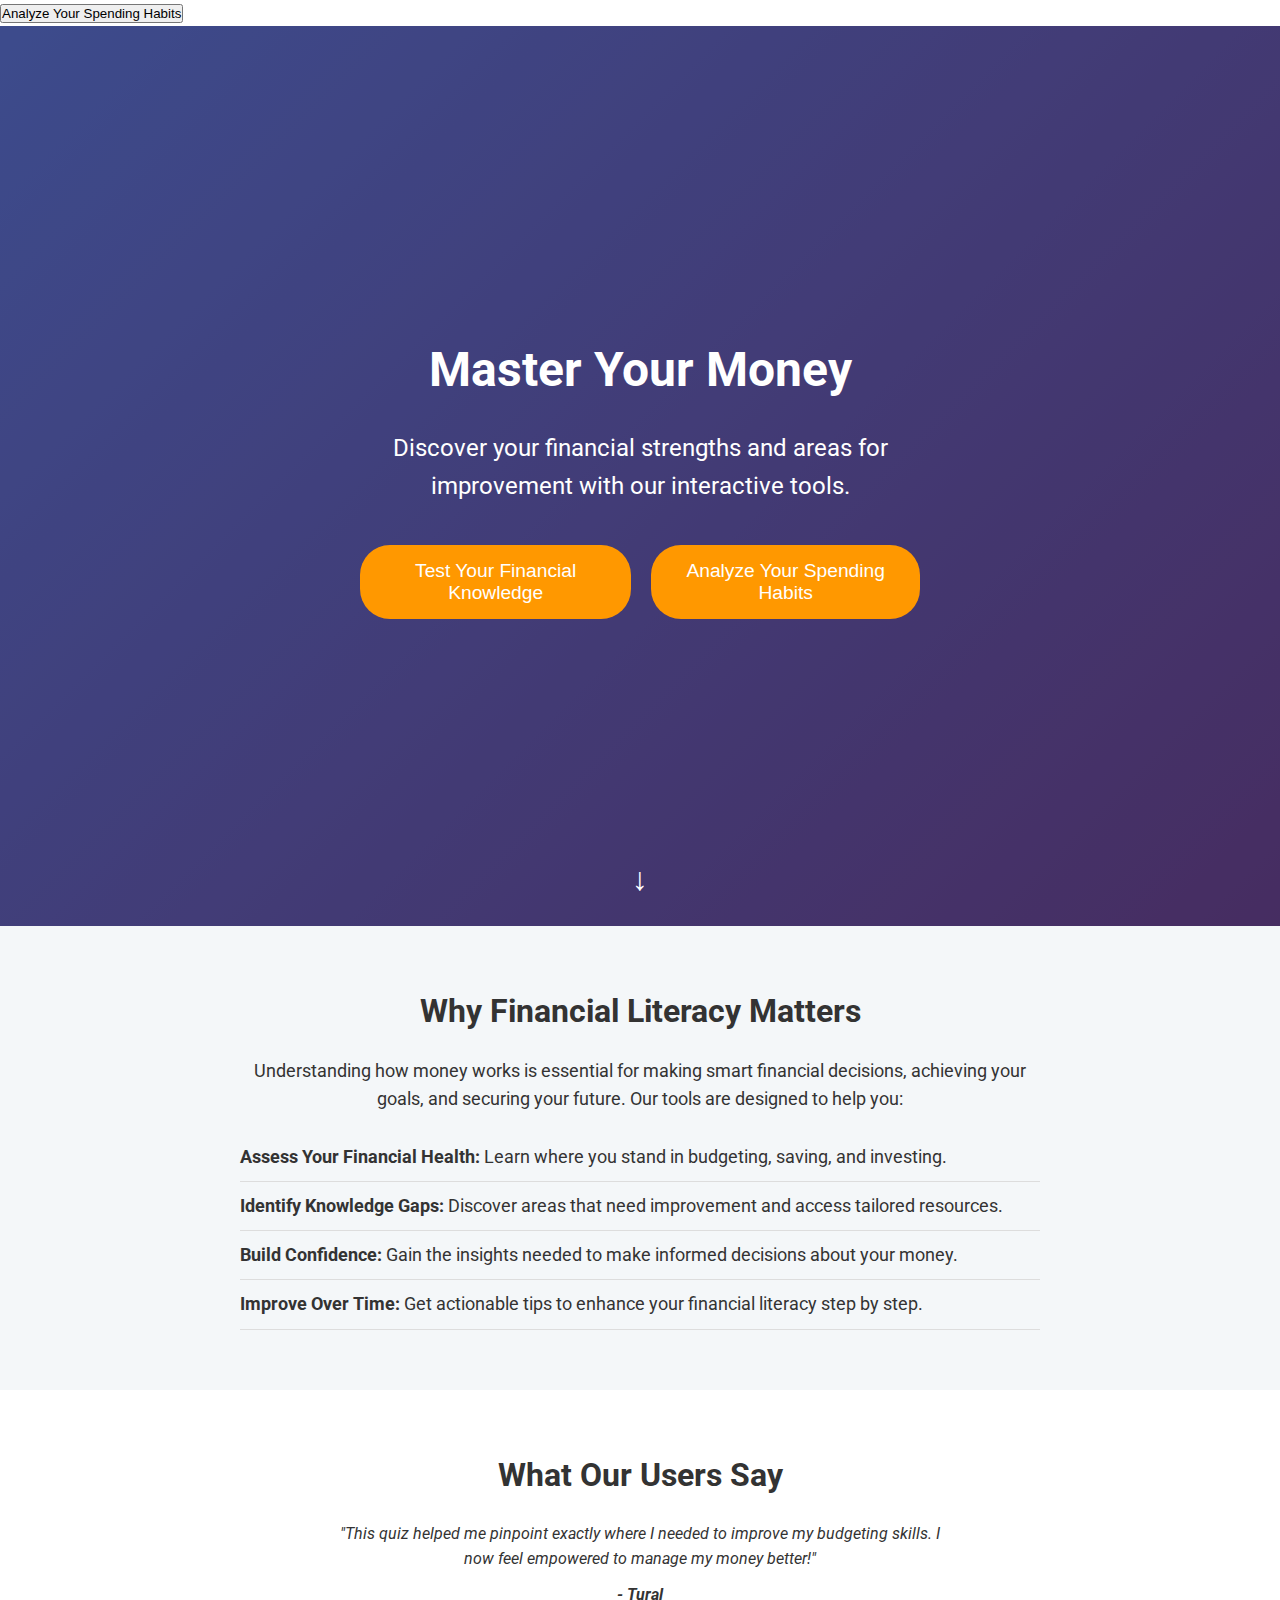
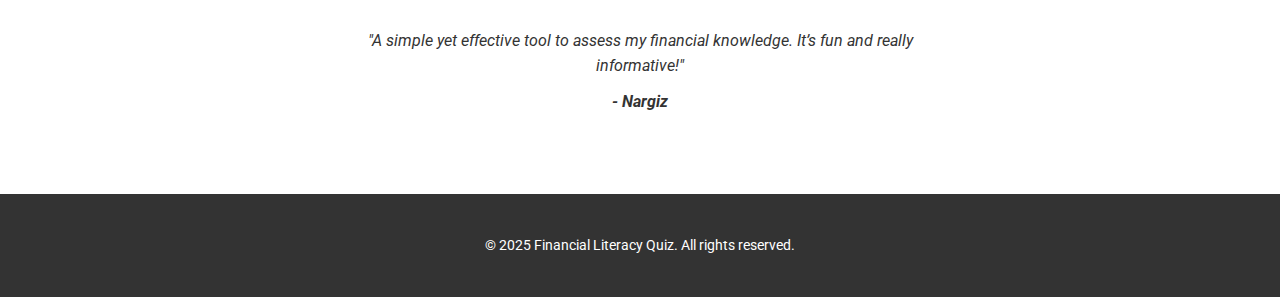
<file: index.html>
<!DOCTYPE html>
<html lang="en">
<head>
  <meta charset="UTF-8" />
  <meta name="viewport" content="width=device-width, initial-scale=1" />
  <title>Financial Literacy Quiz - Home</title>
  <link rel="stylesheet" href="home.css" />
</head>
<body>

  <button onclick="location.href='self-assessment.html'">Analyze Your Spending Habits</button>

  <!-- Hero Section -->
  <div class="hero">
    <div class="overlay"></div>
    <div class="hero-content">
      <h1>Master Your Money</h1>
      <p>Discover your financial strengths and areas for improvement with our interactive tools.</p>
      <!-- Two clear call-to-action buttons -->
      <div class="button-group">
        <!-- <button><a href="exam.html">Test Your Financial Knowledge</a></button> -->
        <!-- <button><a href="self-assessment.html">Analyze Your Spending Habits</a></button> -->
        <button onclick="location.href='exam.html'">Test Your Financial Knowledge</button>
        <button onclick="location.href='self-assessment.html'">Analyze Your Spending Habits</button>
      </div>
    </div>
    <!-- Scroll Indicator -->
    <div class="scroll-indicator">
      <span class="arrow">&#x2193;</span>
    </div>
  </div>

  <!-- Information Section -->
  <section class="info-section">
    <div class="container">
      <h2>Why Financial Literacy Matters</h2>
      <p>Understanding how money works is essential for making smart financial decisions, achieving your goals, and securing your future. Our tools are designed to help you:</p>
      <ul>
        <li><strong>Assess Your Financial Health:</strong> Learn where you stand in budgeting, saving, and investing.</li>
        <li><strong>Identify Knowledge Gaps:</strong> Discover areas that need improvement and access tailored resources.</li>
        <li><strong>Build Confidence:</strong> Gain the insights needed to make informed decisions about your money.</li>
        <li><strong>Improve Over Time:</strong> Get actionable tips to enhance your financial literacy step by step.</li>
      </ul>
    </div>
  </section>

  <!-- Testimonials Section -->
  <section class="testimonials">
    <div class="container">
      <h2>What Our Users Say</h2>
      <div class="testimonial">
        <p>"This quiz helped me pinpoint exactly where I needed to improve my budgeting skills. I now feel empowered to manage my money better!"</p>
        <span>- Tural</span>
      </div>
      <div class="testimonial">
        <p>"A simple yet effective tool to assess my financial knowledge. It’s fun and really informative!"</p>
        <span>- Nargiz</span>
      </div>
    </div>
  </section>

  <!-- Footer -->
  <footer>
    <div class="container">
      <p>&copy; 2025 Financial Literacy Quiz. All rights reserved.</p>
    </div>
  </footer>
</body>
</html>
</file>
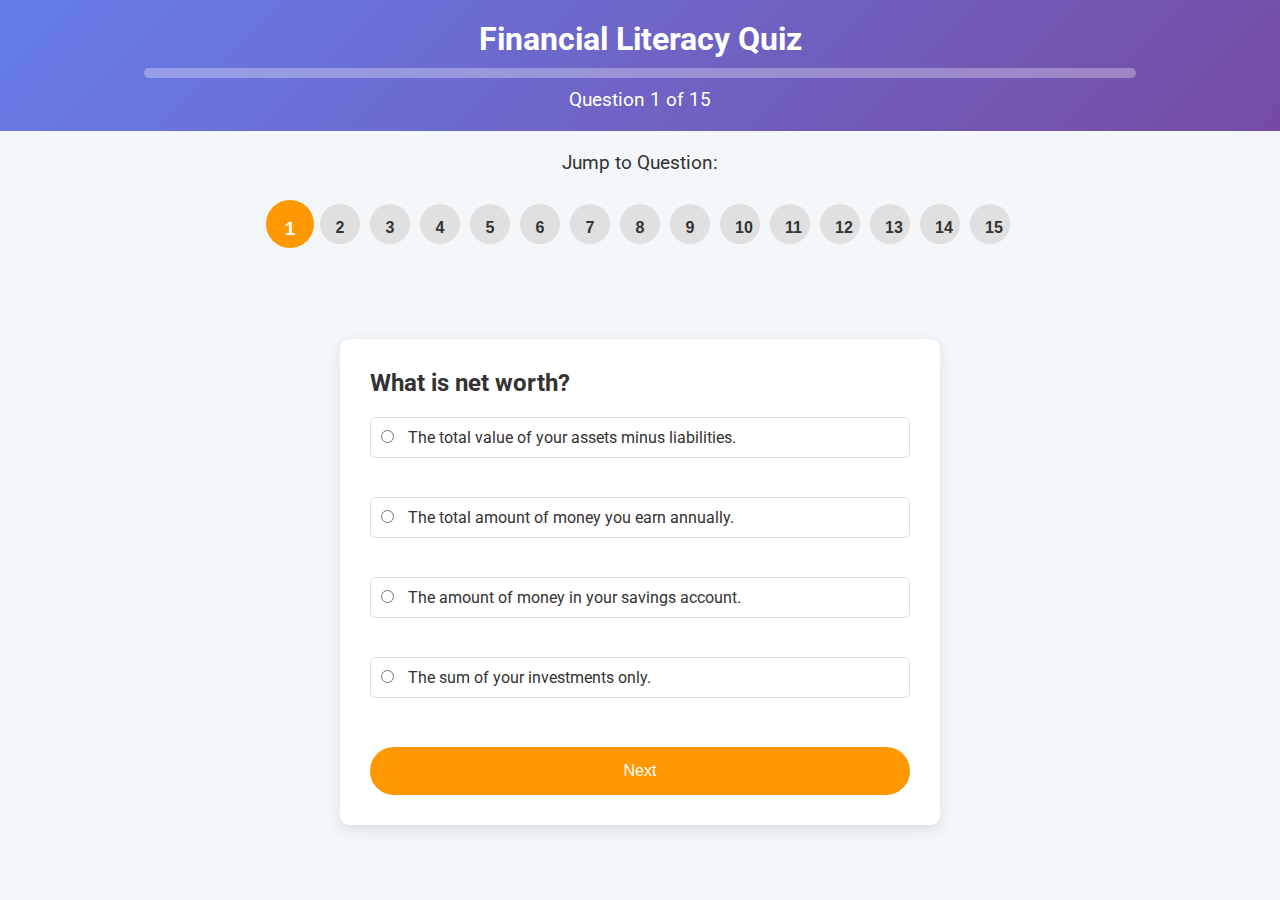
<file: exam.html>
<!DOCTYPE html>
<html lang="en">
<head>
  <meta charset="UTF-8" />
  <meta name="viewport" content="width=device-width, initial-scale=1" />
  <title>Financial Literacy Quiz - Exam</title>
  <link rel="stylesheet" href="exam.css" />
</head>
<body>
  <div class="exam-page">
    <!-- Header with gradient, title, progress bar, and question counter -->
    <header class="header">
      <h1>Financial Literacy Quiz</h1>
      <div class="progress-bar-container">
        <div id="progress-bar"></div>
      </div>
      <div class="question-counter">
        Question <span id="current-question-number">1</span> of <span id="total-questions">15</span>
      </div>
    </header>
    
    <!-- Question Navigator (if you want to keep it) -->
    <div id="question-navigator-wrapper">
      <p class="navigator-title">Jump to Question:</p>
      <div id="question-navigator"></div>
    </div>

    <!-- Main content container for quiz and results -->
    <main class="exam-content">
      <div id="quiz-container">
        <!-- Quiz content will be injected here -->
        <div id="quiz-content"></div>
      </div>
      <div id="result-container" style="display: none;">
        <h2>Your Results</h2>
        <p id="score"></p>
        <p id="feedback"></p>
        <div class="result-buttons">
          <button onclick="restartQuiz()">Restart Quiz</button>
          <button onclick="location.href='index.html'">Back to Home</button>
          <button onclick="reviewAnswers()">Review Answers</button>
        </div>
      </div>
      
      <!-- New Review Container -->
      <div id="review-container" style="display: none;">
        <h2>Review Your Answers</h2>
        <div id="review-content"></div>
        <div class="review-buttons">
          <button onclick="goBackToResults()">Back to Results</button>
          <button onclick="restartQuiz()">Restart Quiz</button>
        </div>
      </div>
      
    </main>
  </div>
  <script src="script.js"></script>
</body>
</html>
</file>
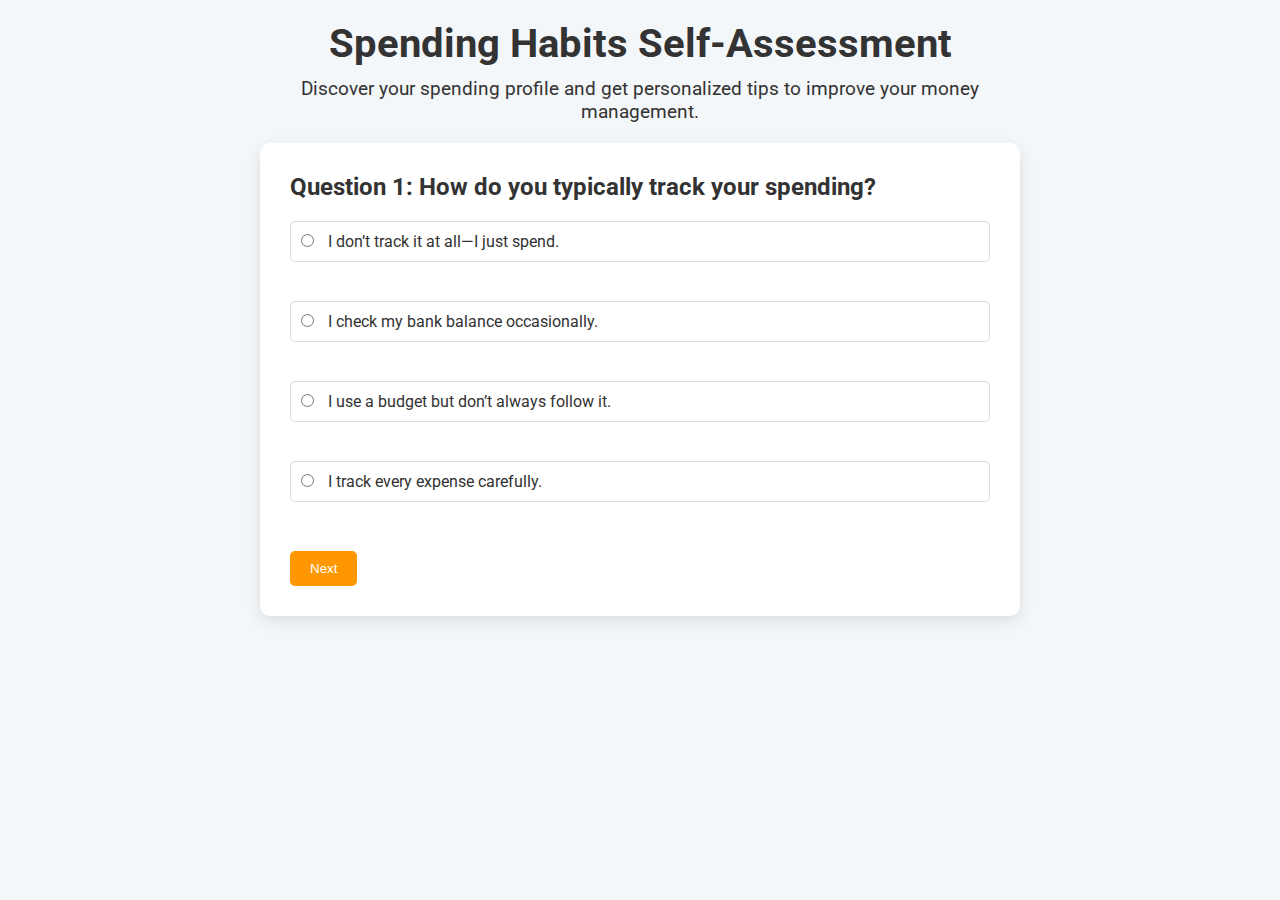
<file: self-assessment.html>
<!DOCTYPE html>
<html lang="en">
<head>
  <meta charset="UTF-8">
  <meta name="viewport" content="width=device-width, initial-scale=1">
  <title>Spending Habits Self-Assessment</title>
  <link rel="stylesheet" href="self-assessment.css">
</head>
<body>
  <div class="assessment-page">
    <header class="header">
      <h1>Spending Habits Self-Assessment</h1>
      <p>Discover your spending profile and get personalized tips to improve your money management.</p>
    </header>
    
    <div id="assessment-container">
      <div id="assessment-content">
        <!-- Questions will be injected here -->
      </div>
      
      <!-- Results container -->
      <div id="result-container" style="display:none;">
        <h2>Your Spending Profile</h2>
        <p id="profile"></p>
        <p id="advice"></p>
        <div class="result-buttons">
          <button onclick="restartAssessment()">Restart Assessment</button>
          <button onclick="location.href='index.html'">Back to Home</button>
        </div>
      </div>
    </div>
  </div>
  <script src="self-assessment.js"></script>
</body>
</html>
</file>
<file: home.css>
@import url('https://fonts.googleapis.com/css2?family=Roboto:wght@400;500;700&display=swap');

* {
  margin: 0;
  padding: 0;
  box-sizing: border-box;
}

body, html {
  font-family: 'Roboto', sans-serif;
  line-height: 1.6;
  color: #333;
}

/* Container */
.container {
  width: 90%;
  max-width: 1200px;
  margin: auto;
  padding: 20px 0;
}

/* Hero Section */
.hero {
  position: relative;
  width: 100%;
  height: 100vh;
  background: linear-gradient(135deg, #667eea, #764ba2);
  display: flex;
  align-items: center;
  justify-content: center;
  text-align: center;
  color: #fff;
}

.hero .overlay {
  position: absolute;
  top: 0;
  left: 0;
  width: 100%;
  height: 100%;
  background: rgba(0, 0, 0, 0.4);
}

.hero-content {
  position: relative;
  z-index: 2;
  padding: 20px;
  max-width: 600px;
}

.hero-content h1 {
  font-size: 3rem;
  margin-bottom: 20px;
}

.hero-content p {
  font-size: 1.5rem;
  margin-bottom: 40px;
}

/* Button Group for Hero Buttons */
.button-group {
  display: flex;
  gap: 20px;       /* Space between buttons */
  justify-content: center;
}

/* Hero Button */
.hero-content button {
  background-color: #ff9800;
  color: #fff;
  border: none;
  padding: 15px 30px;
  font-size: 1.2rem;
  border-radius: 30px;
  cursor: pointer;
  transition: background-color 0.3s, transform 0.3s;
}

.hero-content button:hover {
  background-color: #e68900;
  transform: scale(1.05);
}

/* Scroll Indicator */
.scroll-indicator {
  position: absolute;
  bottom: 20px;
  left: 50%;
  transform: translateX(-50%);
  z-index: 2;
}
  
.scroll-indicator .arrow {
  font-size: 2rem;
  animation: bounce 2s infinite;
  color: #fff;
}

/* Bounce Animation (vertical only) */
@keyframes bounce {
  0%, 20%, 50%, 80%, 100% {
    transform: translateY(0);
  }
  40% {
    transform: translateY(-10px);
  }
  60% {
    transform: translateY(-5px);
  }
}  

/* Info Section */
.info-section {
  background: #f4f7f9;
  padding: 40px 0;
}

.info-section h2 {
  text-align: center;
  margin-bottom: 20px;
  font-size: 2rem;
  color: #333;
}

.info-section p {
  text-align: center;
  font-size: 1.1rem;
  max-width: 800px;
  margin: auto;
  margin-bottom: 20px;
}

.info-section ul {
  list-style: none;
  max-width: 800px;
  margin: auto;
}

.info-section ul li {
  font-size: 1.1rem;
  padding: 10px 0;
  border-bottom: 1px solid #ddd;
}

/* Testimonials Section */
.testimonials {
  background: #fff;
  padding: 40px 0;
}

.testimonials h2 {
  text-align: center;
  margin-bottom: 20px;
  font-size: 2rem;
}

.testimonial {
  max-width: 600px;
  margin: 20px auto;
  text-align: center;
  font-style: italic;
}

.testimonial span {
  display: block;
  margin-top: 10px;
  font-weight: bold;
}

/* Footer */
footer {
  background: #333;
  color: #fff;
  text-align: center;
  padding: 20px 0;
}

footer p {
  font-size: 0.9rem;
}
</file>
<file: exam.css>
@import url('https://fonts.googleapis.com/css2?family=Roboto:wght@400;500;700&display=swap');

* {
  margin: 0;
  padding: 0;
  box-sizing: border-box;
}

body, html {
  font-family: 'Roboto', sans-serif;
  height: 100%;
  background: #f4f7f9;
  color: #333;
}

/* Overall exam page layout */
.exam-page {
  display: flex;
  flex-direction: column;
  min-height: 100vh;
}

/* Header styling */
.header {
  background: linear-gradient(135deg, #667eea, #764ba2);
  color: #fff;
  padding: 20px;
  text-align: center;
  position: relative;
}

.header h1 {
  font-size: 2rem;
  margin-bottom: 10px;
}

/* Progress bar container */
.progress-bar-container {
  background: rgba(255, 255, 255, 0.3);
  border-radius: 5px;
  overflow: hidden;
  margin: 0 auto;
  width: 80%;
  height: 10px;
}

#progress-bar {
  width: 0%;
  height: 100%;
  background: #ff9800;
  transition: width 0.4s ease;
}

/* Question counter */
.question-counter {
  margin-top: 10px;
  font-size: 1.2rem;
}

/* Main content styling */
.exam-content {
  flex: 1;
  display: flex;
  align-items: center;
  justify-content: center;
  padding: 20px;
}

/* Quiz container (card style) */
#quiz-container {
  background: #fff;
  padding: 30px;
  border-radius: 10px;
  box-shadow: 0 5px 15px rgba(0,0,0,0.1);
  width: 100%;
  max-width: 600px;
  transition: transform 0.3s ease, opacity 0.3s ease;
}

/* Quiz content styles */
#quiz-content h2 {
  font-size: 1.5rem;
  margin-bottom: 20px;
  color: #333;
}

#quiz-content label {
  display: block;
  font-size: 1rem;
  margin: 10px 0;
  padding: 10px;
  border: 1px solid #ddd;
  border-radius: 5px;
  cursor: pointer;
  transition: background-color 0.3s ease;
}

#quiz-content label:hover {
  background-color: #f9f9f9;
}

#quiz-content input[type="radio"] {
  margin-right: 10px;
}

/* Button styling */
button {
  background-color: #ff9800;
  color: #fff;
  border: none;
  padding: 15px;
  border-radius: 30px;
  font-size: 1rem;
  cursor: pointer;
  transition: background-color 0.3s, transform 0.3s;
  width: 100%;
  margin-top: 20px;
}

button:hover {
  background-color: #e68900;
  transform: scale(1.02);
}

/* Result container styling */
#result-container {
  background: #fff;
  padding: 30px;
  border-radius: 10px;
  box-shadow: 0 5px 15px rgba(0,0,0,0.1);
  text-align: center;
  width: 100%;
  max-width: 600px;
}

.result-buttons {
  display: flex;
  flex-direction: column;
  gap: 10px;
  margin-top: 20px;
}

/* Responsive adjustments */
@media (max-width: 600px) {
  .header h1 {
    font-size: 1.8rem;
  }
  
  .question-counter {
    font-size: 1rem;
  }
  
  #quiz-container, #result-container {
    padding: 20px;
  }
}

/* ... existing CSS ... */

/* Question Navigator Wrapper */
#question-navigator-wrapper {
  text-align: center;
  margin: 20px 0;
}

.navigator-title {
  font-size: 1.2rem;
  margin-bottom: 10px;
  color: #333;
}

/* Question Navigator */
#question-navigator {
  display: flex;
  flex-wrap: wrap;
  justify-content: center;
  gap: 10px;
}

#question-navigator button {
  width: 40px;
  height: 40px;
  border-radius: 50%;
  border: none;
  background-color: #e0e0e0;
  color: #333;
  font-weight: bold;
  cursor: pointer;
  transition: transform 0.2s, background-color 0.3s;
}

#question-navigator button:hover {
  transform: scale(1.1);
  background-color: #ccc;
}

#question-navigator button.answered {
  background-color: #66bb6a;
  color: #fff;
}

#question-navigator button.current {
  background-color: #ff9800;
  color: #fff;
  transform: scale(1.2);
}

/* --- Existing CSS remains --- */

/* Review Container Styling */
#review-container {
  background: #fff;
  padding: 30px;
  border-radius: 10px;
  box-shadow: 0 5px 15px rgba(0,0,0,0.1);
  width: 100%;
  max-width: 600px;
  margin: auto;
  text-align: left;
}

#review-container h2 {
  text-align: center;
  margin-bottom: 20px;
}

#review-content {
  max-height: 60vh;
  overflow-y: auto;
  margin-bottom: 20px;
}

.review-question {
  margin-bottom: 20px;
  padding-bottom: 10px;
  border-bottom: 1px solid #ddd;
}

.review-question h3 {
  font-size: 1.2rem;
  margin-bottom: 5px;
}

.review-question p {
  margin: 5px 0;
}

.review-buttons {
  text-align: center;
}

.review-buttons button {
  margin: 5px;
  padding: 10px 20px;
  border-radius: 5px;
  border: none;
  background-color: #ff9800;
  color: #fff;
  cursor: pointer;
  transition: background-color 0.3s, transform 0.3s;
}

.review-buttons button:hover {
  background-color: #e68900;
  transform: scale(1.05);
}
</file>
<file: self-assessment.css>
@import url('https://fonts.googleapis.com/css2?family=Roboto:wght@400;500;700&display=swap');

* {
  box-sizing: border-box;
  margin: 0;
  padding: 0;
}

body, html {
  font-family: 'Roboto', sans-serif;
  background: #f4f7f9;
  color: #333;
}

.assessment-page {
  max-width: 800px;
  margin: 0 auto;
  padding: 20px;
}

.header {
  text-align: center;
  margin-bottom: 20px;
}

.header h1 {
  font-size: 2.5rem;
  margin-bottom: 10px;
}

.header p {
  font-size: 1.2rem;
}

#assessment-container {
  background: #fff;
  padding: 30px;
  border-radius: 10px;
  box-shadow: 0 5px 15px rgba(0,0,0,0.1);
}

#assessment-content h2 {
  font-size: 1.5rem;
  margin-bottom: 20px;
}

#assessment-content label {
  display: block;
  margin: 10px 0;
  padding: 10px;
  border: 1px solid #ddd;
  border-radius: 5px;
  cursor: pointer;
  /* transition: background 0.3s; */
}

#assessment-content label:hover {
  background: #f9f9f9;
}

#assessment-content input[type="radio"] {
  margin-right: 10px;
}

.nav-buttons {
  margin-top: 20px;
  display: flex;
  justify-content: space-between;
}

.nav-buttons button {
  padding: 10px 20px;
  border: none;
  border-radius: 5px;
  background: #ff9800;
  color: #fff;
  cursor: pointer;
  /* transition: background 0.3s; */
}

.nav-buttons button:hover {
  background: #e68900;
}

#result-container {
  text-align: center;
}

#result-container h2 {
  margin-bottom: 20px;
}

#result-container p {
  font-size: 1.2rem;
  margin-bottom: 10px;
}

.result-buttons {
  margin-top: 20px;
  display: flex;
  flex-direction: column;
  gap: 10px;
}

.result-buttons button {
  padding: 10px 20px;
  border: none;
  border-radius: 5px;
  background: #ff9800;
  color: #fff;
  cursor: pointer;
  /* transition: background 0.3s; */
}

.result-buttons button:hover {
  background: #e68900;
}
</file>
